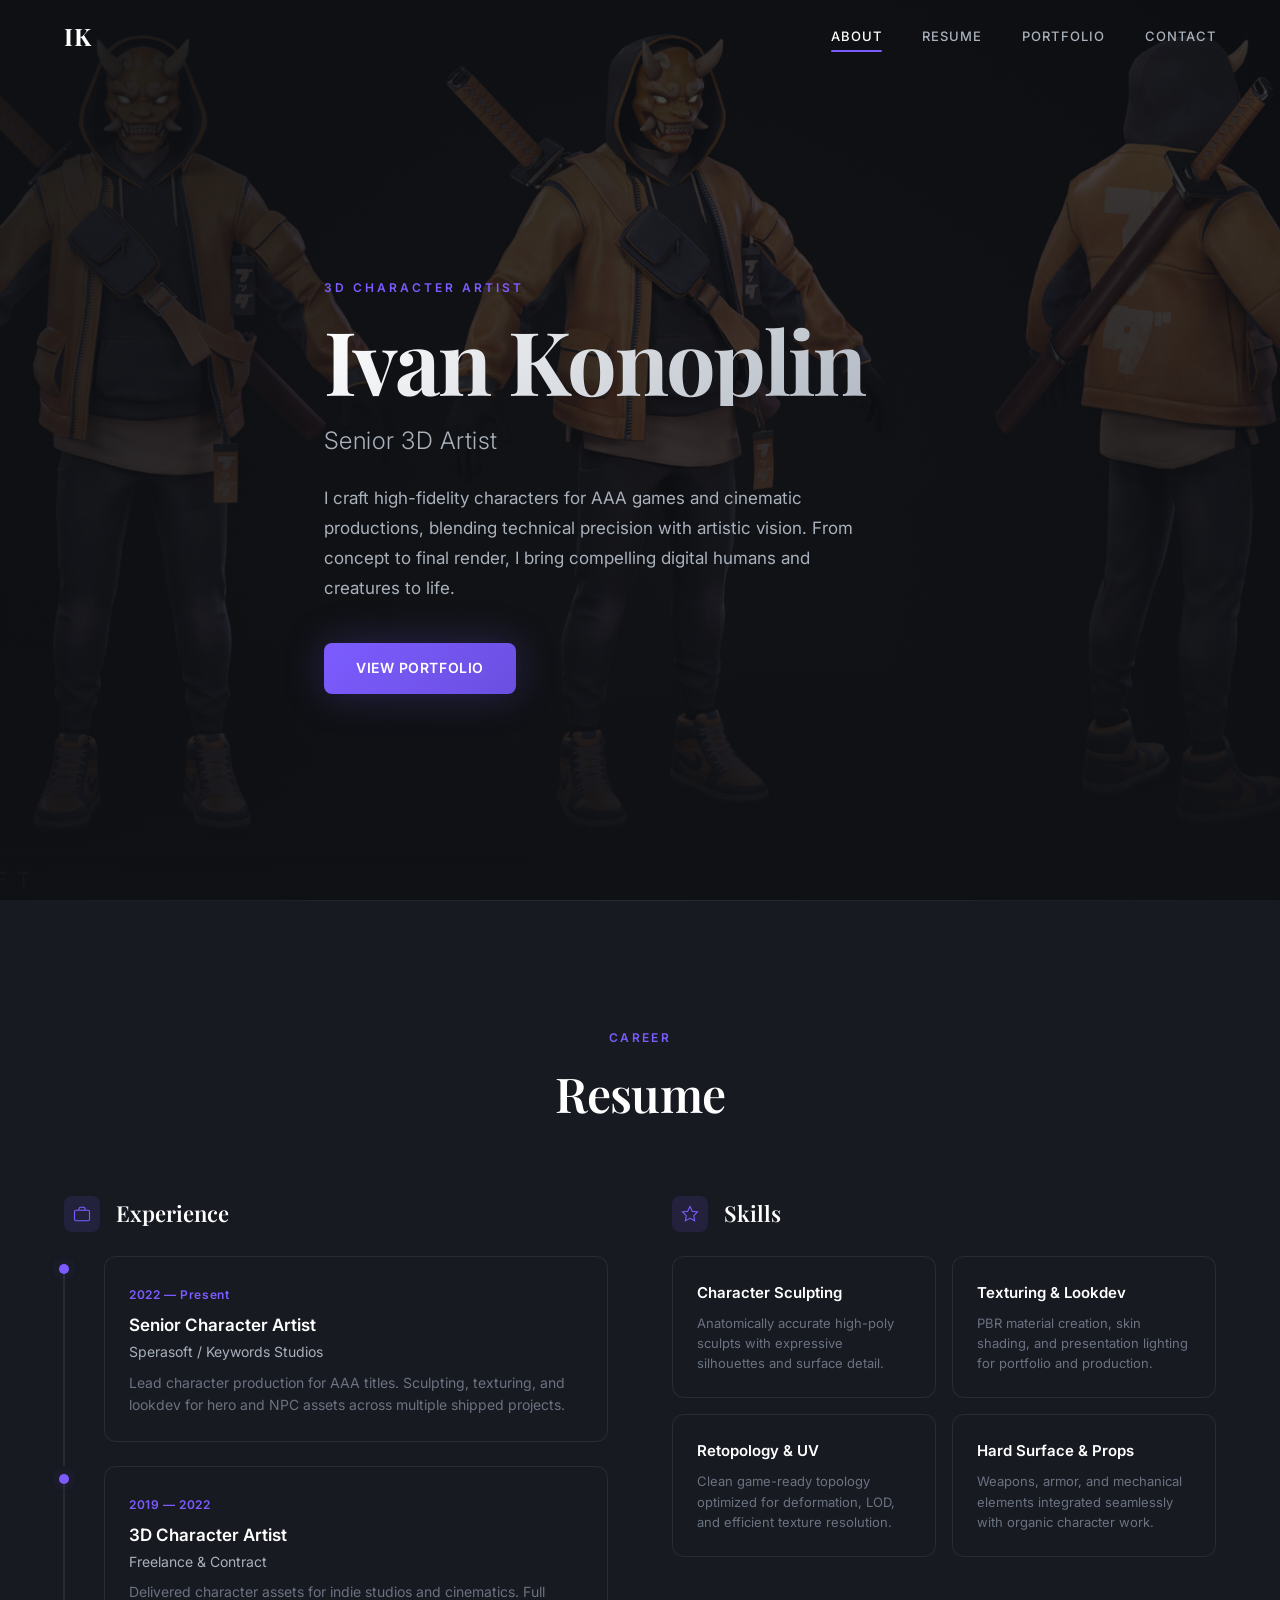
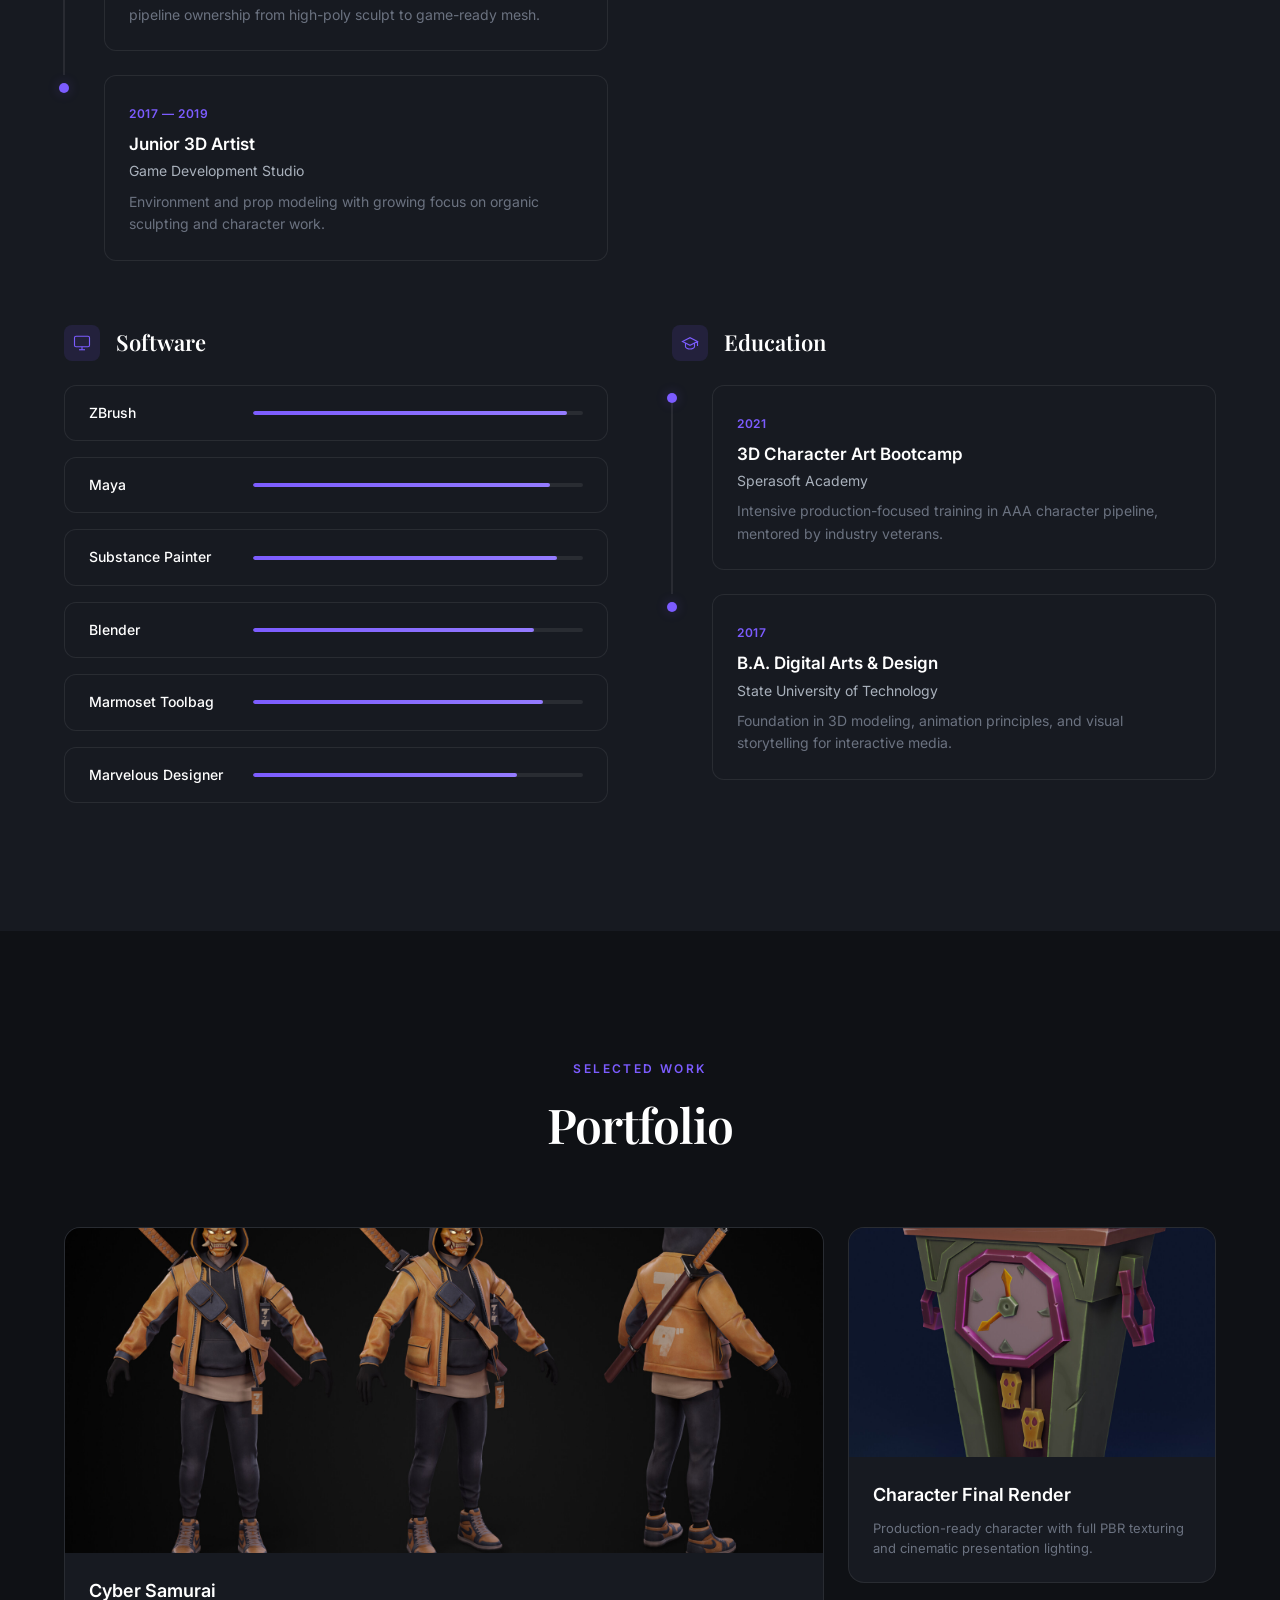
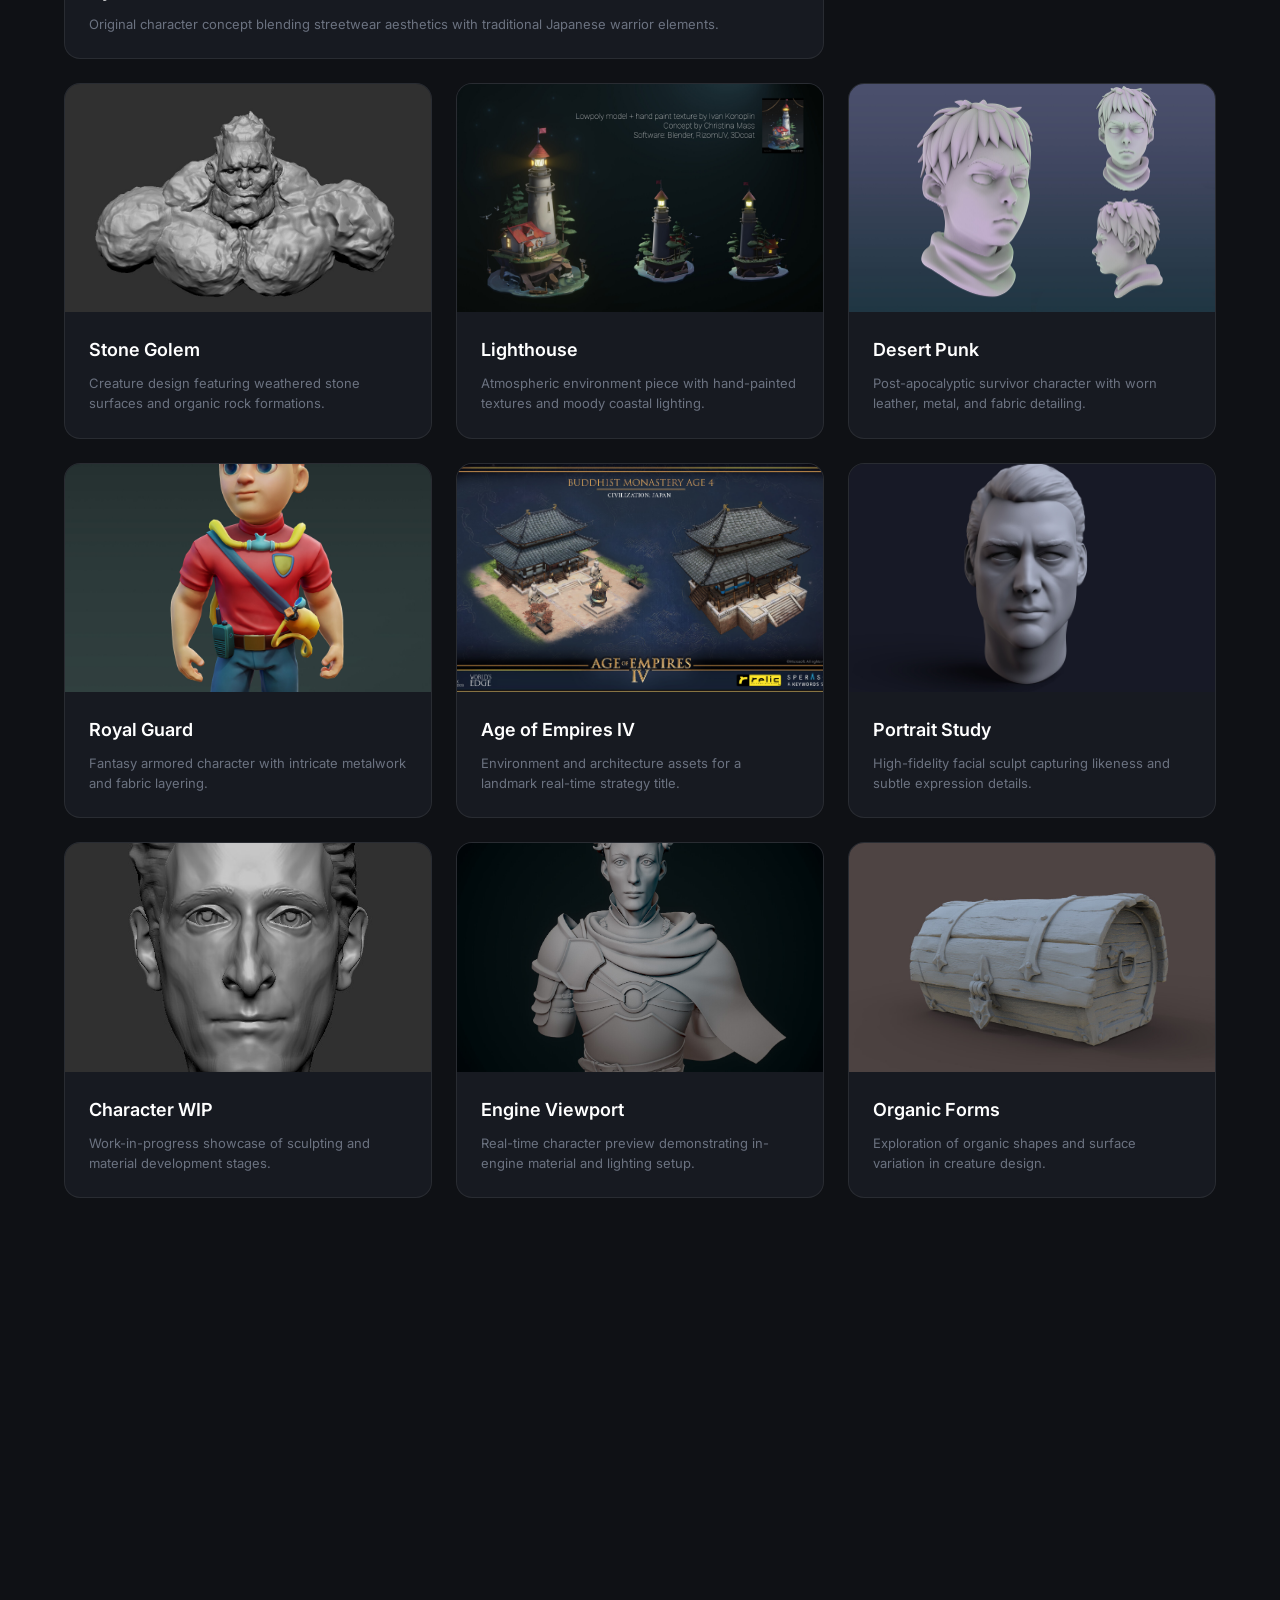
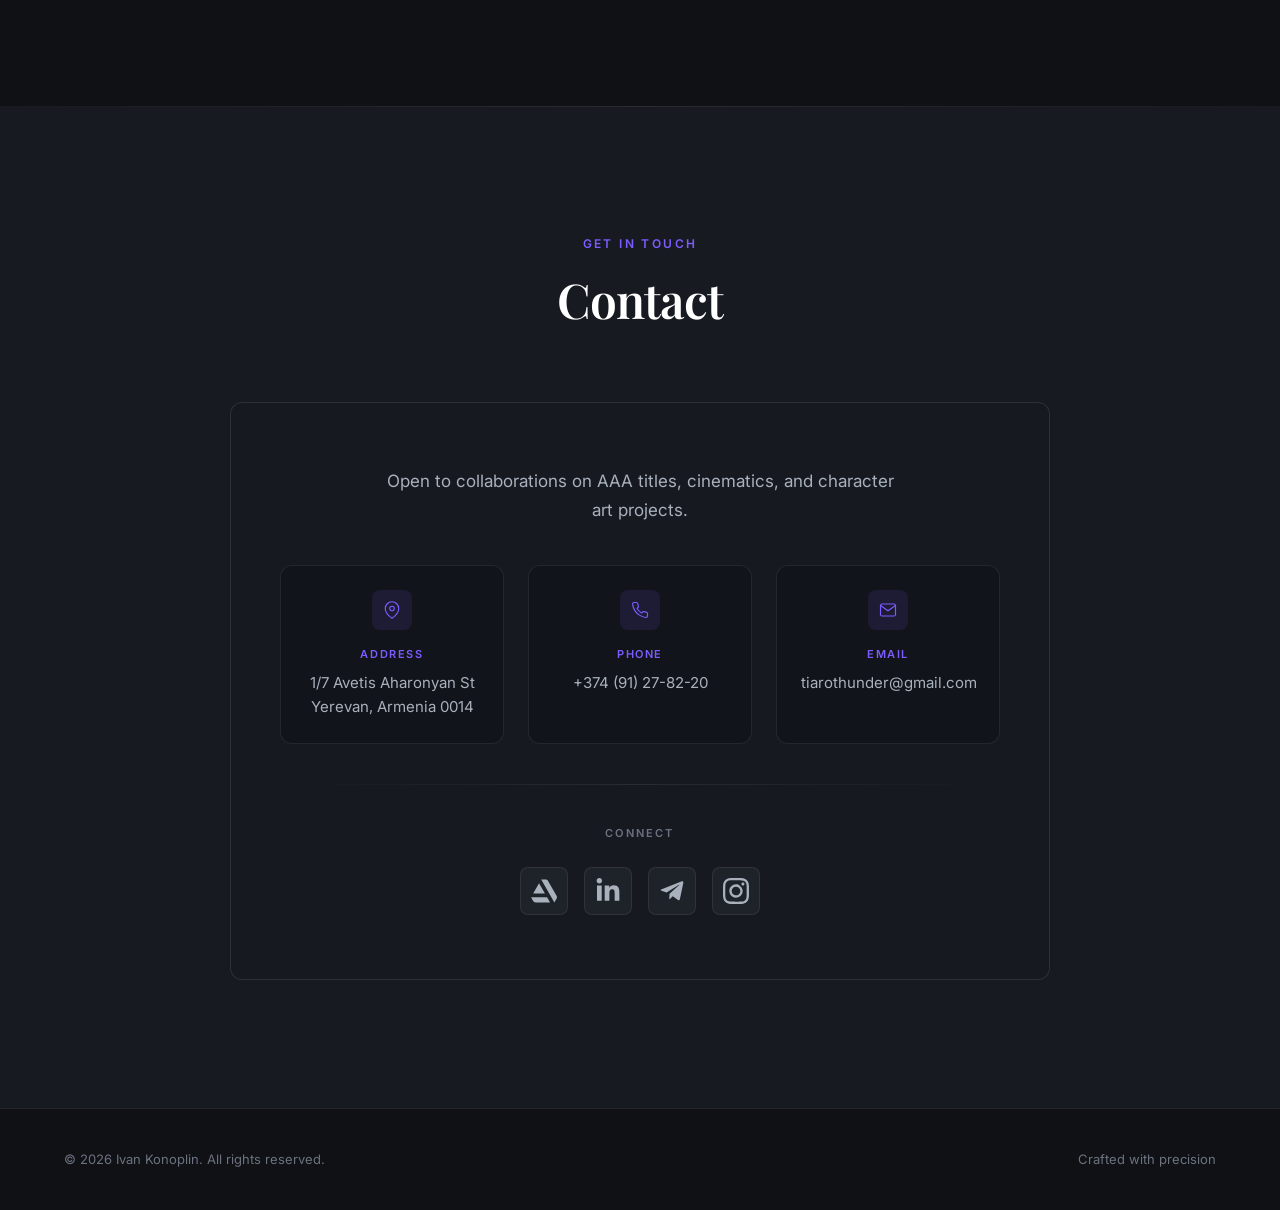
<file: index.html>
<!DOCTYPE html>
<html lang="en">
<head>
  <meta charset="UTF-8">
  <meta name="viewport" content="width=device-width, initial-scale=1.0">
  <meta name="description" content="Ivan Konoplin — Senior 3D Artist specializing in character art for AAA games and cinematic productions.">
  <title>Ivan Konoplin | Senior 3D Artist</title>
  <link rel="preconnect" href="https://fonts.googleapis.com">
  <link rel="preconnect" href="https://fonts.gstatic.com" crossorigin>
  <link href="https://fonts.googleapis.com/css2?family=Inter:wght@300;400;500;600;700&family=Playfair+Display:wght@500;600;700&display=swap" rel="stylesheet">
  <link rel="stylesheet" href="css/main.css">
</head>
<body>

  <!-- Navigation -->
  <header class="header" id="header">
    <nav class="nav container" aria-label="Main navigation">
      <a href="#about" class="nav__logo" aria-label="Ivan Konoplin — Home">IK</a>

      <button class="nav__toggle" id="nav-toggle" aria-label="Toggle navigation menu" aria-expanded="false" aria-controls="nav-menu">
        <span class="nav__toggle-bar"></span>
        <span class="nav__toggle-bar"></span>
        <span class="nav__toggle-bar"></span>
      </button>

      <ul class="nav__menu" id="nav-menu" role="list">
        <li><a href="#about" class="nav__link active" data-section="about">About</a></li>
        <li><a href="#resume" class="nav__link" data-section="resume">Resume</a></li>
        <li><a href="#portfolio" class="nav__link" data-section="portfolio">Portfolio</a></li>
        <li><a href="#contact" class="nav__link" data-section="contact">Contact</a></li>
      </ul>
    </nav>
  </header>

  <main>

    <!-- About Section -->
    <section class="about section" id="about" aria-labelledby="about-heading">
      <div class="about__bg" role="img" aria-label="Cyber-samurai character art by Ivan Konoplin"></div>
      <div class="about__overlay"></div>
      <div class="about__content container reveal">
        <p class="about__eyebrow">3D Character Artist</p>
        <h1 class="about__title" id="about-heading">Ivan Konoplin</h1>
        <p class="about__role">Senior 3D Artist</p>
        <p class="about__intro">
          I craft high-fidelity characters for AAA games and cinematic productions,
          blending technical precision with artistic vision. From concept to final render,
          I bring compelling digital humans and creatures to life.
        </p>
        <a href="#portfolio" class="btn btn--primary">View Portfolio</a>
      </div>
    </section>

    <!-- Resume Section -->
    <section class="resume section" id="resume" aria-labelledby="resume-heading">
      <div class="container">
        <header class="section__header reveal">
          <p class="section__eyebrow">Career</p>
          <h2 class="section__title" id="resume-heading">Resume</h2>
        </header>

        <div class="resume__grid">

          <!-- Experience -->
          <div class="resume__block reveal">
            <h3 class="resume__block-title">
              <span class="resume__icon" aria-hidden="true">
                <svg viewBox="0 0 24 24" fill="none" stroke="currentColor" stroke-width="1.5"><rect x="2" y="7" width="20" height="14" rx="2"/><path d="M16 7V5a2 2 0 0 0-2-2h-4a2 2 0 0 0-2 2v2"/></svg>
              </span>
              Experience
            </h3>
            <div class="timeline">
              <article class="timeline__item">
                <div class="timeline__marker"></div>
                <div class="timeline__card card">
                  <time class="timeline__date" datetime="2022">2022 — Present</time>
                  <h4 class="timeline__role">Senior Character Artist</h4>
                  <p class="timeline__company">Sperasoft / Keywords Studios</p>
                  <p class="timeline__desc">Lead character production for AAA titles. Sculpting, texturing, and lookdev for hero and NPC assets across multiple shipped projects.</p>
                </div>
              </article>
              <article class="timeline__item">
                <div class="timeline__marker"></div>
                <div class="timeline__card card">
                  <time class="timeline__date" datetime="2019">2019 — 2022</time>
                  <h4 class="timeline__role">3D Character Artist</h4>
                  <p class="timeline__company">Freelance & Contract</p>
                  <p class="timeline__desc">Delivered character assets for indie studios and cinematics. Full pipeline ownership from high-poly sculpt to game-ready mesh.</p>
                </div>
              </article>
              <article class="timeline__item">
                <div class="timeline__marker"></div>
                <div class="timeline__card card">
                  <time class="timeline__date" datetime="2017">2017 — 2019</time>
                  <h4 class="timeline__role">Junior 3D Artist</h4>
                  <p class="timeline__company">Game Development Studio</p>
                  <p class="timeline__desc">Environment and prop modeling with growing focus on organic sculpting and character work.</p>
                </div>
              </article>
            </div>
          </div>

          <!-- Skills -->
          <div class="resume__block reveal">
            <h3 class="resume__block-title">
              <span class="resume__icon" aria-hidden="true">
                <svg viewBox="0 0 24 24" fill="none" stroke="currentColor" stroke-width="1.5"><polygon points="12 2 15.09 8.26 22 9.27 17 14.14 18.18 21.02 12 17.77 5.82 21.02 7 14.14 2 9.27 8.91 8.26 12 2"/></svg>
              </span>
              Skills
            </h3>
            <div class="skills-grid">
              <div class="skill-card card">
                <h4 class="skill-card__title">Character Sculpting</h4>
                <p class="skill-card__desc">Anatomically accurate high-poly sculpts with expressive silhouettes and surface detail.</p>
              </div>
              <div class="skill-card card">
                <h4 class="skill-card__title">Texturing & Lookdev</h4>
                <p class="skill-card__desc">PBR material creation, skin shading, and presentation lighting for portfolio and production.</p>
              </div>
              <div class="skill-card card">
                <h4 class="skill-card__title">Retopology & UV</h4>
                <p class="skill-card__desc">Clean game-ready topology optimized for deformation, LOD, and efficient texture resolution.</p>
              </div>
              <div class="skill-card card">
                <h4 class="skill-card__title">Hard Surface & Props</h4>
                <p class="skill-card__desc">Weapons, armor, and mechanical elements integrated seamlessly with organic character work.</p>
              </div>
            </div>
          </div>

          <!-- Software -->
          <div class="resume__block reveal">
            <h3 class="resume__block-title">
              <span class="resume__icon" aria-hidden="true">
                <svg viewBox="0 0 24 24" fill="none" stroke="currentColor" stroke-width="1.5"><rect x="2" y="3" width="20" height="14" rx="2"/><line x1="8" y1="21" x2="16" y2="21"/><line x1="12" y1="17" x2="12" y2="21"/></svg>
              </span>
              Software
            </h3>
            <ul class="software-list" id="software-list"></ul>
          </div>

          <!-- Education -->
          <div class="resume__block reveal">
            <h3 class="resume__block-title">
              <span class="resume__icon" aria-hidden="true">
                <svg viewBox="0 0 24 24" fill="none" stroke="currentColor" stroke-width="1.5"><path d="M22 10v6M2 10l10-5 10 5-10 5z"/><path d="M6 12v5c0 1.1 2.7 3 6 3s6-1.9 6-3v-5"/></svg>
              </span>
              Education
            </h3>
            <div class="timeline">
              <article class="timeline__item">
                <div class="timeline__marker"></div>
                <div class="timeline__card card">
                  <time class="timeline__date" datetime="2021">2021</time>
                  <h4 class="timeline__role">3D Character Art Bootcamp</h4>
                  <p class="timeline__company">Sperasoft Academy</p>
                  <p class="timeline__desc">Intensive production-focused training in AAA character pipeline, mentored by industry veterans.</p>
                </div>
              </article>
              <article class="timeline__item">
                <div class="timeline__marker"></div>
                <div class="timeline__card card">
                  <time class="timeline__date" datetime="2017">2017</time>
                  <h4 class="timeline__role">B.A. Digital Arts & Design</h4>
                  <p class="timeline__company">State University of Technology</p>
                  <p class="timeline__desc">Foundation in 3D modeling, animation principles, and visual storytelling for interactive media.</p>
                </div>
              </article>
            </div>
          </div>

        </div>
      </div>
    </section>

    <!-- Portfolio Section -->
    <section class="portfolio section" id="portfolio" aria-labelledby="portfolio-heading">
      <div class="container">
        <header class="section__header reveal">
          <p class="section__eyebrow">Selected Work</p>
          <h2 class="section__title" id="portfolio-heading">Portfolio</h2>
        </header>

        <div class="gallery" role="list"></div>
      </div>
    </section>

    <!-- Contact Section -->
    <section class="contact section" id="contact" aria-labelledby="contact-heading">
      <div class="container">
        <header class="section__header reveal">
          <p class="section__eyebrow">Get in Touch</p>
          <h2 class="section__title" id="contact-heading">Contact</h2>
        </header>

        <div class="contact__content reveal">
          <div class="contact__card card">
            <p class="contact__lead">Open to collaborations on AAA titles, cinematics, and character art projects.</p>

            <div class="contact__details-grid">
              <div class="contact__detail">
                <span class="contact__icon" aria-hidden="true">
                  <svg viewBox="0 0 24 24" fill="none" stroke="currentColor" stroke-width="1.5"><path d="M21 10c0 7-9 13-9 13s-9-6-9-13a9 9 0 0 1 18 0z"/><circle cx="12" cy="10" r="3"/></svg>
                </span>
                <span class="contact__label">Address</span>
                <p>1/7 Avetis Aharonyan St<br>Yerevan, Armenia 0014</p>
              </div>
              <div class="contact__detail">
                <span class="contact__icon" aria-hidden="true">
                  <svg viewBox="0 0 24 24" fill="none" stroke="currentColor" stroke-width="1.5"><path d="M22 16.92v3a2 2 0 0 1-2.18 2 19.79 19.79 0 0 1-8.63-3.07 19.5 19.5 
                    0 0 1-6-6 19.79 19.79 0 0 1-3.07-8.67A2 2 0 0 1 4.11 2h3a2 2 0 0 1 2 1.72 12.84 12.84 0 0 0 .7 2.81 2 2 0 0 1-.45 2.11L8.09 9.91a16 16 0 0 0 6 
                    6l1.27-1.27a2 2 0 0 1 2.11-.45 12.84 12.84 0 0 0 2.81.7A2 2 0 0 1 22 16.92z"/></svg>
                </span>
                <span class="contact__label">Phone</span>
                <p><a href="tel:+37491278220">+374 (91) 27-82-20</a></p>
              </div>
              <div class="contact__detail">
                <span class="contact__icon" aria-hidden="true">
                  <svg viewBox="0 0 24 24" fill="none" stroke="currentColor" stroke-width="1.5"><path d="M4 4h16c1.1 0 2 .9 2 2v12c0 1.1-.9 2-2 2H4c-1.1 0-2-.9-2-2V6c0-1.1.9-2 2-2z"/><polyline points="22,6 12,13 2,6"/></svg>
                </span>
                <span class="contact__label">Email</span>
                <p><a href="mailto:tiarothunder@gmail.com">tiarothunder@gmail.com</a></p>
              </div>
            </div>

            <div class="contact__divider" aria-hidden="true"></div>

            <div class="contact__social-wrap">
              <p class="contact__social-label">Connect</p>
              <div class="contact__social">
                <a href="https://www.artstation.com/konoplinivan" class="contact__social-link" target="_blank" rel="noopener noreferrer" aria-label="ArtStation">
                  <svg viewBox="0 0 32 32" fill="currentColor" aria-hidden="true">
                    <path d="M0 23.63l2.703 4.672c0.552 1.094 1.667 1.781 2.885
                    1.781h17.943l-3.724-6.453zM32 23.661c0-0.641-0.193-1.245-0.516-1.75l-10.516-18.276c-0.557-1.057-1.656-1.719-2.854-1.719h-5.557l16.24
                    28.135 2.563-4.432c0.5-0.849 0.641-1.224 0.641-1.958zM17.161 19.047l-7.255-12.568-7.26 12.568z"/>
                  </svg>
                </a>
                <a href="https://www.linkedin.com/in/ivan-konoplin-875360231/" class="contact__social-link" target="_blank" rel="noopener noreferrer" aria-label="LinkedIn">
                  <svg viewBox="0 0 32 32" fill="currentColor" aria-hidden="true">
                    <path d="M8.268 28h-5.805v-18.694h5.805zM5.362 6.756c-1.856
                    0-3.362-1.538-3.362-3.394s1.505-3.362 3.362-3.362 3.362 1.505 3.362 3.362c0 1.856-1.506 3.394-3.362 3.394zM29.994
                    28h-5.792v-9.1c0-2.169-0.044-4.95-3.018-4.95-3.018 0-3.481 2.356-3.481 4.794v9.256h-5.799v-18.694h5.567v2.55h0.081c0.775-1.469 2.668-3.019 5.492-3.019
                    5.875 0 6.955 3.869 6.955 8.894v10.269z"/>
                  </svg>
                </a>
                <a href="https://t.me/konoplinivan" class="contact__social-link" target="_blank" rel="noopener noreferrer" aria-label="Telegram">
                  <svg viewBox="0 0 32 32" fill="currentColor" aria-hidden="true">
                    <path d="M29.919 6.163l-4.225 19.925c-0.319 1.406-1.15 1.756-2.331
                    1.094l-6.438-4.744-3.106 2.988c-0.344 0.344-0.631 0.631-1.294 0.631l0.463-6.556 11.931-10.781c0.519-0.462-0.113-0.719-0.806-0.256l-14.75
                    9.288-6.35-1.988c-1.381-0.431-1.406-1.381 0.288-2.044l24.837-9.569c1.15-0.431 2.156 0.256 1.781 2.013z"/>
                  </svg>
                </a>
                <a href="https://www.instagram.com/konoplinivan/" class="contact__social-link" target="_blank" rel="noopener noreferrer" aria-label="Instagram">
                  <svg viewBox="0 0 32 32" fill="currentColor" aria-hidden="true">
                    <path d="M16 0c-4.349 0-4.891 0.021-6.593 0.093-1.709 0.084-2.865 0.349-3.885 0.745-1.052 0.412-1.948 0.959-2.833 1.849-0.891 0.885-1.443 1.781-1.849
                    2.833-0.396 1.020-0.661 2.176-0.745 3.885-0.077 1.703-0.093 2.244-0.093 6.593s0.021 4.891 0.093 6.593c0.084 1.704 0.349 2.865 0.745 3.885 0.412 1.052
                    0.959 1.948 1.849 2.833 0.885 0.891 1.781 1.443 2.833 1.849 1.020 0.391 2.181 0.661 3.885 0.745 1.703 0.077 2.244 0.093 6.593 0.093s4.891-0.021
                    6.593-0.093c1.704-0.084 2.865-0.355 3.885-0.745 1.052-0.412 1.948-0.959 2.833-1.849 0.891-0.885 1.443-1.776 1.849-2.833 0.391-1.020 0.661-2.181
                    0.745-3.885 0.077-1.703 0.093-2.244
                    0.093-6.593s-0.021-4.891-0.093-6.593c-0.084-1.704-0.355-2.871-0.745-3.885-0.412-1.052-0.959-1.948-1.849-2.833-0.885-0.891-1.776-1.443-2.833-1.849-1.020-0.396-2.181-0.661-3.885-0.745-1.703-0.077-2.244-0.093-6.593-0.093zM16
                    2.88c4.271 0 4.781 0.021 6.469 0.093 1.557 0.073 2.405 0.333 2.968 0.553 0.751 0.291 1.276 0.635 1.844 1.197 0.557 0.557 0.901 1.088 1.192 1.839 0.22
                    0.563 0.48 1.411 0.553 2.968 0.072 1.688 0.093 2.199 0.093 6.469s-0.021 4.781-0.099 6.469c-0.084 1.557-0.344 2.405-0.563 2.968-0.303 0.751-0.641
                    1.276-1.199 1.844-0.563 0.557-1.099 0.901-1.844 1.192-0.556 0.22-1.416 0.48-2.979 0.553-1.697 0.072-2.197 0.093-6.479
                    0.093s-4.781-0.021-6.48-0.099c-1.557-0.084-2.416-0.344-2.979-0.563-0.76-0.303-1.281-0.641-1.839-1.199-0.563-0.563-0.921-1.099-1.197-1.844-0.224-0.556-0.48-1.416-0.563-2.979-0.057-1.677-0.084-2.197-0.084-6.459
                    0-4.26 0.027-4.781 0.084-6.479 0.083-1.563 0.339-2.421 0.563-2.979 0.276-0.761 0.635-1.281 1.197-1.844 0.557-0.557 1.079-0.917 1.839-1.199
                    0.563-0.219 1.401-0.479 2.964-0.557 1.697-0.061 2.197-0.083 6.473-0.083zM16 7.787c-4.541 0-8.213 3.677-8.213 8.213 0 4.541 3.677 8.213 8.213 8.213
                    4.541 0 8.213-3.677 8.213-8.213 0-4.541-3.677-8.213-8.213-8.213zM16 21.333c-2.948 0-5.333-2.385-5.333-5.333s2.385-5.333 5.333-5.333c2.948 0 5.333
                    2.385 5.333 5.333s-2.385 5.333-5.333 5.333zM26.464 7.459c0 1.063-0.865 1.921-1.923 1.921-1.063 0-1.921-0.859-1.921-1.921 0-1.057 0.864-1.917 1.921-1.917s1.923 0.86 1.923 1.917z"/>
                  </svg>
                </a>
              </div>
            </div>
          </div>
        </div>
      </div>
    </section>

  </main>

  <footer class="footer">
    <div class="container footer__inner">
      <p class="footer__copy">&copy; 2026 Ivan Konoplin. All rights reserved.</p>
      <p class="footer__credit">Crafted with precision</p>
    </div>
  </footer>

  <!-- Project Viewer Lightbox -->
  <div class="project-viewer" id="project-viewer" aria-hidden="true" role="dialog" aria-modal="true" aria-labelledby="project-viewer-title">
    <div class="project-viewer__backdrop"></div>
    <div class="project-viewer__panel">
      <header class="project-viewer__header">
        <div class="project-viewer__meta">
          <p class="project-viewer__eyebrow">Project</p>
          <h2 class="project-viewer__title" id="project-viewer-title"></h2>
          <p class="project-viewer__counter"></p>
        </div>
        <button type="button" class="project-viewer__close" aria-label="Close project view">
          <svg viewBox="0 0 24 24" fill="none" stroke="currentColor" stroke-width="1.5" aria-hidden="true">
            <line x1="18" y1="6" x2="6" y2="18"/>
            <line x1="6" y1="6" x2="18" y2="18"/>
          </svg>
        </button>
      </header>
      <div class="project-viewer__scroll">
        <p class="project-viewer__desc"></p>
        <div class="project-viewer__gallery"></div>
      </div>
      <div class="project-viewer__progress" aria-hidden="true">
        <div class="project-viewer__progress-bar"></div>
      </div>
    </div>
  </div>

  <script src="js/portfolio-data.js" defer></script>
  <script src="js/portfolio.js" defer></script>
  <script src="js/main.js" defer></script>
</body>
</html>
</file>
<file: css/main.css>
/* ==========================================================================
   Design Tokens — customize colors and spacing here
   ========================================================================== */
  :root {
  --color-bg: #0F1115;
  --color-bg-secondary: #171A21;
  --color-bg-elevated: #1E2229;
  --color-accent: #7C5CFF;
  --color-accent-hover: #947BFF;
  --color-accent-glow: rgba(124, 92, 255, 0.25);
  --color-accent-border: rgba(124, 92, 255, 0.3);
  --color-text: #FFFFFF;
  --color-text-secondary: #A9B1BC;
  --color-text-muted: #6B7280;
  --color-border: rgba(255, 255, 255, 0.08);
  --color-glass: rgba(23, 26, 33, 0.75);
  --color-glass-border: rgba(255, 255, 255, 0.1);
  --font-display: 'Playfair Display', Georgia, serif;
  --font-body: 'Inter', -apple-system, BlinkMacSystemFont, sans-serif;
  --space-xs: 0.5rem;
  --space-sm: 1rem;
  --space-md: 1.5rem;
  --space-lg: 2.5rem;
  --space-xl: 4rem;
  --space-2xl: 6rem;
  --space-3xl: 8rem;
  --container-max: 1200px;
  --header-height: 72px;
  --radius-sm: 8px;
  --radius-md: 12px;
  --radius-lg: 16px;
  --radius-xl: 24px;
  --ease-out: cubic-bezier(0.22, 1, 0.36, 1);
  --duration-fast: 0.2s;
  --duration-normal: 0.35s;
  --duration-slow: 0.6s;
  --transition: var(--duration-normal) var(--ease-out);
  --shadow-sm: 0 2px 8px rgba(0, 0, 0, 0.3);
  --shadow-md: 0 8px 32px rgba(0, 0, 0, 0.4);
  --shadow-lg: 0 16px 48px rgba(0, 0, 0, 0.5);
  --shadow-glow: 0 0 40px var(--color-accent-glow);
}

/* ==========================================================================
   Reset & Base
   ========================================================================== */
*,
*::before,
*::after {
  box-sizing: border-box;
  margin: 0;
  padding: 0;
}

html {
  scroll-behavior: smooth;
  scroll-padding-top: var(--header-height);
  -webkit-font-smoothing: antialiased;
  -moz-osx-font-smoothing: grayscale;
}

body {
  font-family: var(--font-body);
  font-size: 1rem;
  font-weight: 400;
  line-height: 1.6;
  color: var(--color-text);
  background-color: var(--color-bg);
  overflow-x: hidden;
}

img {
  max-width: 100%;
  height: auto;
  display: block;
}

a {
  color: inherit;
  text-decoration: none;
  transition: color var(--duration-fast) var(--ease-out);
}

address {
  font-style: normal;
}

button {
  font-family: inherit;
  cursor: pointer;
  border: none;
  background: none;
}

ul[role="list"],
ol[role="list"] {
  list-style: none;
}

:focus-visible {
  outline: 2px solid var(--color-accent);
  outline-offset: 3px;
}

/* ==========================================================================
   Utilities
   ========================================================================== */
.container {
  width: 100%;
  max-width: var(--container-max);
  margin-inline: auto;
  padding-inline: var(--space-md);
}

.section {
  padding-block: var(--space-3xl);
}

.section__header {
  text-align: center;
  margin-bottom: var(--space-xl);
}

.section__eyebrow {
  font-size: 0.75rem;
  font-weight: 600;
  letter-spacing: 0.2em;
  text-transform: uppercase;
  color: var(--color-accent);
  margin-bottom: var(--space-xs);
}

.section__title {
  font-family: var(--font-display);
  font-size: clamp(2rem, 5vw, 3rem);
  font-weight: 600;
  letter-spacing: -0.02em;
  color: var(--color-text);
}

/* Scroll reveal */
.reveal {
  opacity: 0;
  transform: translateY(32px);
  transition:
    opacity var(--duration-slow) var(--ease-out),
    transform var(--duration-slow) var(--ease-out);
}

.reveal.visible {
  opacity: 1;
  transform: translateY(0);
}

/* Stagger children */
.reveal.visible .timeline__item,
.reveal.visible .skill-card,
.reveal.visible .software-list__item,
.reveal.visible .gallery__item {
  animation: fadeUp var(--duration-slow) var(--ease-out) both;
}

@keyframes fadeUp {
  from {
    opacity: 0;
    transform: translateY(24px);
  }
  to {
    opacity: 1;
    transform: translateY(0);
  }
}

/* ==========================================================================
   Card Component
   ========================================================================== */
.card {
  background: var(--color-bg-secondary);
  border: 1px solid var(--color-border);
  border-radius: var(--radius-md);
  padding: var(--space-md);
  transition:
    border-color var(--duration-normal) var(--ease-out),
    box-shadow var(--duration-normal) var(--ease-out),
    transform var(--duration-normal) var(--ease-out);
}

.card:hover {
  border-color: var(--color-accent-border);
  box-shadow: var(--shadow-md);
}

/* ==========================================================================
   Button Component
   ========================================================================== */
.btn {
  display: inline-flex;
  align-items: center;
  justify-content: center;
  gap: var(--space-xs);
  padding: 0.875rem 2rem;
  font-size: 0.875rem;
  font-weight: 600;
  letter-spacing: 0.04em;
  text-transform: uppercase;
  border-radius: var(--radius-sm);
  transition:
    background-color var(--duration-normal) var(--ease-out),
    color var(--duration-normal) var(--ease-out),
    box-shadow var(--duration-normal) var(--ease-out),
    transform var(--duration-fast) var(--ease-out);
}

.btn--primary {
  background: linear-gradient(135deg, var(--color-accent), #6B4FE0);
  color: var(--color-text);
  box-shadow: var(--shadow-glow);
}

.btn--primary:hover {
  background: linear-gradient(135deg, var(--color-accent-hover), var(--color-accent));
  box-shadow: 0 0 50px var(--color-accent-glow);
  transform: translateY(-2px);
}

.btn--primary:active { transform: translateY(0); }

/* Header & Navigation */
.header {
  position: fixed;
  top: 0;
  left: 0;
  right: 0;
  z-index: 1000;
  height: var(--header-height);
  transition:
    background-color var(--duration-normal) var(--ease-out),
    backdrop-filter var(--duration-normal) var(--ease-out),
    box-shadow var(--duration-normal) var(--ease-out);
}

.header.scrolled {
  background: var(--color-glass);
  backdrop-filter: blur(20px);
  -webkit-backdrop-filter: blur(20px);
  border-bottom: 1px solid var(--color-glass-border);
  box-shadow: var(--shadow-sm);
}

.nav {
  display: flex;
  align-items: center;
  justify-content: space-between;
  height: 100%;
}

.nav__logo {
  font-family: var(--font-display);
  font-size: 1.5rem;
  font-weight: 700;
  color: var(--color-text);
  letter-spacing: 0.05em;
  transition: color var(--duration-fast) var(--ease-out);
}

.nav__logo:hover {
  color: var(--color-accent);
}

.nav__menu {
  display: flex;
  align-items: center;
  gap: var(--space-lg);
}

.nav__link {
  position: relative;
  font-size: 0.8125rem;
  font-weight: 500;
  letter-spacing: 0.08em;
  text-transform: uppercase;
  color: var(--color-text-secondary);
  padding-block: var(--space-xs);
  transition: color var(--duration-fast) var(--ease-out);
}

.nav__link::after {
  content: '';
  position: absolute;
  bottom: 0;
  left: 0;
  width: 0;
  height: 2px;
  background: var(--color-accent);
  border-radius: 1px;
  transition: width var(--duration-normal) var(--ease-out);
}

.nav__link:hover,
.nav__link.active {
  color: var(--color-text);
}

.nav__link.active::after,
.nav__link:hover::after {
  width: 100%;
}

/* Hamburger toggle */
.nav__toggle {
  display: none;
  flex-direction: column;
  justify-content: center;
  gap: 5px;
  width: 32px;
  height: 32px;
  padding: 4px;
  z-index: 1001;
}

.nav__toggle-bar {
  display: block;
  width: 100%;
  height: 2px;
  background: var(--color-text);
  border-radius: 2px;
  transition:
    transform var(--duration-normal) var(--ease-out),
    opacity var(--duration-fast) var(--ease-out);
}

.nav__toggle[aria-expanded="true"] .nav__toggle-bar:nth-child(1) {
  transform: translateY(7px) rotate(45deg);
}

.nav__toggle[aria-expanded="true"] .nav__toggle-bar:nth-child(2) {
  opacity: 0;
}

.nav__toggle[aria-expanded="true"] .nav__toggle-bar:nth-child(3) {
  transform: translateY(-7px) rotate(-45deg);
}

/* ==========================================================================
   About Section
   ========================================================================== */
.about {
  position: relative;
  min-height: 100vh;
  min-height: 100dvh;
  display: flex;
  align-items: center;
  padding-block: calc(var(--header-height) + var(--space-xl)) var(--space-xl);
  overflow: hidden;
}

.about__bg {
  position: absolute;
  inset: 0;
  background-image: url('../assets/images/ivan-konoplin_sperasoft-bootcamp/ivan-konoplin_sperasoft-bootcamp.jpg');
  background-size: cover;
  background-position: center 30%;
  background-repeat: no-repeat;
  transform: scale(1.05);
  transition: transform 8s var(--ease-out);
}

.about:hover .about__bg {
  transform: scale(1);
}

.about__overlay {
  position: absolute;
  inset: 0;
  background:
    linear-gradient(135deg, rgba(15, 17, 21, 0.92) 0%, rgba(15, 17, 21, 0.7) 50%, rgba(15, 17, 21, 0.85) 100%),
    linear-gradient(to top, var(--color-bg) 0%, transparent 30%);
}

.about__content {
  position: relative;
  z-index: 1;
  max-width: 680px;
}

.about__eyebrow {
  font-size: 0.75rem;
  font-weight: 600;
  letter-spacing: 0.25em;
  text-transform: uppercase;
  color: var(--color-accent);
  margin-bottom: var(--space-sm);
}

.about__title {
  font-family: var(--font-display);
  font-size: clamp(3rem, 8vw, 5.5rem);
  font-weight: 700;
  line-height: 1.05;
  letter-spacing: -0.03em;
  margin-bottom: var(--space-sm);
  background: linear-gradient(135deg, var(--color-text) 0%, var(--color-text-secondary) 100%);
  -webkit-background-clip: text;
  -webkit-text-fill-color: transparent;
  background-clip: text;
}

.about__role {
  font-size: clamp(1.125rem, 2.5vw, 1.5rem);
  font-weight: 300;
  color: var(--color-text-secondary);
  margin-bottom: var(--space-md);
  letter-spacing: 0.02em;
}

.about__intro {
  font-size: 1.0625rem;
  line-height: 1.75;
  color: var(--color-text-secondary);
  margin-bottom: var(--space-lg);
  max-width: 540px;
}

/* ==========================================================================
   Resume Section
   ========================================================================== */
.resume,
.contact {
  background: var(--color-bg-secondary);
  position: relative;
}

.resume::before,
.contact::before {
  content: '';
  position: absolute;
  inset: 0 0 auto;
  height: 1px;
  background: linear-gradient(90deg, transparent, var(--color-border), transparent);
}

.resume__grid {
  display: grid;
  grid-template-columns: repeat(2, 1fr);
  gap: var(--space-xl);
}

.resume__block-title {
  display: flex;
  align-items: center;
  gap: var(--space-sm);
  font-family: var(--font-display);
  font-size: 1.375rem;
  font-weight: 600;
  margin-bottom: var(--space-md);
  color: var(--color-text);
}

.resume__icon {
  display: flex;
  align-items: center;
  justify-content: center;
  width: 36px;
  height: 36px;
  border-radius: var(--radius-sm);
  background: rgba(124, 92, 255, 0.12);
  color: var(--color-accent);
}

.resume__icon svg,
.contact__icon svg {
  width: 18px;
  height: 18px;
}

/* Timeline */
.timeline {
  position: relative;
  padding-left: var(--space-md);
}

.timeline__item {
  position: relative;
  padding-bottom: var(--space-md);
}

.timeline__item:last-child {
  padding-bottom: 0;
}

.timeline__marker {
  position: absolute;
  left: calc(-1 * var(--space-md) - 5px);
  top: 8px;
  width: 10px;
  height: 10px;
  border-radius: 50%;
  background: var(--color-accent);
  box-shadow: 0 0 12px var(--color-accent-glow);
  z-index: 1;
}

.timeline__item::before {
  content: '';
  position: absolute;
  left: calc(-1 * var(--space-md) - 1px);
  top: 18px;
  bottom: 0;
  width: 2px;
  background: var(--color-border);
}

.timeline__item:last-child::before {
  display: none;
}

.timeline__card {
  margin-left: var(--space-sm);
}

.timeline__date {
  display: inline-block;
  font-size: 0.75rem;
  font-weight: 600;
  letter-spacing: 0.05em;
  color: var(--color-accent);
  margin-bottom: var(--space-xs);
}

.timeline__role {
  font-size: 1.0625rem;
  font-weight: 600;
  margin-bottom: 2px;
}

.timeline__company {
  font-size: 0.875rem;
  color: var(--color-text-secondary);
  margin-bottom: var(--space-xs);
}

.timeline__desc {
  font-size: 0.875rem;
  color: var(--color-text-muted);
  line-height: 1.6;
}

/* Skills grid */
.skills-grid {
  display: grid;
  grid-template-columns: repeat(2, 1fr);
  gap: var(--space-sm);
}

.skill-card__title {
  font-size: 0.9375rem;
  font-weight: 600;
  margin-bottom: var(--space-xs);
}

.skill-card__desc,
.gallery__desc {
  font-size: 0.8125rem;
  color: var(--color-text-muted);
  line-height: 1.55;
}

/* Software list */
.software-list {
  display: flex;
  flex-direction: column;
  gap: var(--space-sm);
}

.software-list__item {
  display: flex;
  align-items: center;
  gap: var(--space-md);
  padding: var(--space-sm) var(--space-md);
}

.software-list__name {
  font-size: 0.875rem;
  font-weight: 500;
  min-width: 140px;
  flex-shrink: 0;
}

.software-list__bar {
  flex: 1;
  height: 4px;
  background: var(--color-border);
  border-radius: 2px;
  overflow: hidden;
}

.software-list__fill {
  height: 100%;
  width: var(--level);
  background: linear-gradient(90deg, var(--color-accent), var(--color-accent-hover));
  border-radius: 2px;
  transform: scaleX(0);
  transform-origin: left;
  transition: transform 1s var(--ease-out);
}

.reveal.visible .software-list__fill {
  transform: scaleX(1);
}

/* ==========================================================================
   Portfolio Gallery
   ========================================================================== */
.portfolio {
  position: relative;
}

.gallery {
  display: grid;
  grid-template-columns: repeat(3, 1fr);
  gap: var(--space-md);
}

.gallery__card {
  border-radius: var(--radius-lg);
  overflow: hidden;
  background: var(--color-bg-secondary);
  border: 1px solid var(--color-border);
  transition:
    transform var(--duration-normal) var(--ease-out),
    box-shadow var(--duration-normal) var(--ease-out),
    border-color var(--duration-normal) var(--ease-out);
}

.gallery__card:hover {
  transform: translateY(-6px);
  box-shadow: var(--shadow-lg);
  border-color: rgba(124, 92, 255, 0.25);
}

.gallery__image-wrap {
  position: relative;
  aspect-ratio: 16 / 10;
  overflow: hidden;
  cursor: pointer;
}

.gallery__image {
  width: 100%;
  height: 100%;
  object-fit: cover;
  transition: transform var(--duration-slow) var(--ease-out);
}

.gallery__card:hover .gallery__image {
  transform: scale(1.06);
}

.gallery__overlay {
  position: absolute;
  inset: 0;
  display: flex;
  align-items: center;
  justify-content: center;
  background: rgba(15, 17, 21, 0.6);
  opacity: 0;
  transition: opacity var(--duration-normal) var(--ease-out);
}

.gallery__card:hover .gallery__overlay {
  opacity: 1;
}

.gallery__view {
  font-family: inherit;
  font-size: 0.75rem;
  font-weight: 600;
  letter-spacing: 0.15em;
  text-transform: uppercase;
  color: var(--color-text);
  padding: 0.625rem 1.25rem;
  border: 1px solid rgba(255, 255, 255, 0.3);
  border-radius: var(--radius-sm);
  background: rgba(15, 17, 21, 0.4);
  backdrop-filter: blur(8px);
  -webkit-backdrop-filter: blur(8px);
  transform: translateY(8px);
  transition:
    transform var(--duration-normal) var(--ease-out),
    border-color var(--duration-fast) var(--ease-out),
    background-color var(--duration-fast) var(--ease-out);
  cursor: pointer;
}

.gallery__view:hover {
  border-color: var(--color-accent);
  background: rgba(124, 92, 255, 0.2);
}

.gallery__card:hover .gallery__view {
  transform: translateY(0);
}

.gallery__info {
  padding: var(--space-md);
}

.gallery__title {
  font-family: var(--font-body);
  font-size: 1.125rem;
  font-weight: 600;
  margin-bottom: var(--space-xs);
  transition: color var(--duration-fast) var(--ease-out);
}

.gallery__card:hover .gallery__title { color: var(--color-accent-hover); }

/* Featured first item spans 2 columns */
.gallery__item:first-child {
  grid-column: span 2;
}

.gallery__item:first-child .gallery__image-wrap {
  aspect-ratio: 21 / 9;
}

/* ==========================================================================
   Project Viewer (Full-Screen Gallery)
   ========================================================================== */
body.viewer-open {
  overflow: hidden;
}

.project-viewer {
  position: fixed;
  inset: 0;
  z-index: 2000;
  display: flex;
  align-items: stretch;
  justify-content: center;
  pointer-events: none;
  visibility: hidden;
}

.project-viewer.is-open {
  pointer-events: auto;
  visibility: visible;
}

.project-viewer__backdrop {
  position: absolute;
  inset: 0;
  background: rgba(8, 9, 12, 0.88);
  backdrop-filter: blur(24px);
  -webkit-backdrop-filter: blur(24px);
  opacity: 0;
  transition: opacity 0.45s var(--ease-out);
}

.project-viewer.is-open .project-viewer__backdrop {
  opacity: 1;
}

.project-viewer__panel {
  position: relative;
  z-index: 1;
  display: flex;
  flex-direction: column;
  width: 100%;
  max-width: 1100px;
  height: calc(100dvh - var(--space-md));
  max-height: calc(100dvh - var(--space-md));
  margin: calc(var(--space-sm) / 2);
  background: var(--color-glass);
  border: 1px solid var(--color-glass-border);
  border-radius: var(--radius-xl);
  box-shadow: var(--shadow-lg), 0 0 80px rgba(124, 92, 255, 0.08);
  overflow: hidden;
  opacity: 0;
  transform: translateY(48px) scale(0.96);
  transition:
    opacity 0.45s var(--ease-out),
    transform 0.55s var(--ease-out);
}

.project-viewer.is-open .project-viewer__panel {
  opacity: 1;
  transform: translateY(0) scale(1);
}

.project-viewer__header {
  display: flex;
  align-items: flex-start;
  justify-content: space-between;
  gap: var(--space-md);
  padding: var(--space-md) var(--space-lg);
  border-bottom: 1px solid var(--color-border);
  background: rgba(15, 17, 21, 0.6);
  flex-shrink: 0;
}

.project-viewer__eyebrow {
  font-size: 0.6875rem;
  font-weight: 600;
  letter-spacing: 0.2em;
  text-transform: uppercase;
  color: var(--color-accent);
  margin-bottom: 4px;
}

.project-viewer__title {
  font-family: var(--font-display);
  font-size: clamp(1.375rem, 3vw, 1.75rem);
  font-weight: 600;
  letter-spacing: -0.02em;
  color: var(--color-text);
  line-height: 1.2;
}

.project-viewer__counter {
  font-size: 0.75rem;
  color: var(--color-text-muted);
  margin-top: 6px;
}

.project-viewer__close {
  display: flex;
  align-items: center;
  justify-content: center;
  width: 44px;
  height: 44px;
  flex-shrink: 0;
  border-radius: var(--radius-sm);
  border: 1px solid var(--color-border);
  background: var(--color-bg-elevated);
  color: var(--color-text-secondary);
  transition:
    color var(--duration-fast) var(--ease-out),
    background-color var(--duration-fast) var(--ease-out),
    border-color var(--duration-fast) var(--ease-out),
    transform var(--duration-fast) var(--ease-out);
}

.project-viewer__close svg {
  width: 20px;
  height: 20px;
}

.project-viewer__close:hover {
  color: var(--color-text);
  background: var(--color-accent);
  border-color: var(--color-accent);
  transform: rotate(90deg);
}

.project-viewer__scroll {
  flex: 1;
  overflow-y: auto;
  overflow-x: hidden;
  padding: var(--space-lg);
  scroll-behavior: smooth;
  -webkit-overflow-scrolling: touch;
}

.project-viewer__scroll::-webkit-scrollbar {
  width: 6px;
}

.project-viewer__scroll::-webkit-scrollbar-track {
  background: transparent;
}

.project-viewer__scroll::-webkit-scrollbar-thumb {
  background: rgba(124, 92, 255, 0.35);
  border-radius: 3px;
}

.project-viewer__scroll::-webkit-scrollbar-thumb:hover {
  background: var(--color-accent);
}

.project-viewer__desc {
  font-size: 0.9375rem;
  line-height: 1.7;
  color: var(--color-text-secondary);
  max-width: 640px;
  margin-bottom: var(--space-lg);
}

.project-viewer__gallery {
  display: flex;
  flex-direction: column;
  gap: var(--space-lg);
}

.project-viewer__figure {
  margin: 0;
  border-radius: var(--radius-md);
  overflow: hidden;
  border: 1px solid var(--color-border);
  background: var(--color-bg);
  box-shadow: var(--shadow-md);
}

.project-viewer__image {
  width: 100%;
  height: auto;
  display: block;
}

/* Staggered image reveal inside viewer */
.reveal-image {
  opacity: 0;
  transform: translateY(28px);
  transition:
    opacity 0.6s var(--ease-out),
    transform 0.6s var(--ease-out);
}

.reveal-image.visible {
  opacity: 1;
  transform: translateY(0);
}

.project-viewer__progress {
  position: absolute;
  bottom: 0;
  left: 0;
  right: 0;
  height: 2px;
  background: var(--color-border);
  flex-shrink: 0;
}

.project-viewer__progress-bar {
  height: 100%;
  width: 100%;
  background: linear-gradient(90deg, var(--color-accent), var(--color-accent-hover));
  transform-origin: left center;
  transform: scaleX(0);
  transition: transform 0.1s linear;
}

/* Contact */
.contact__content {
  max-width: 820px;
  margin-inline: auto;
}

.contact__card {
  padding: var(--space-xl);
  background: var(--color-glass);
  backdrop-filter: blur(16px);
  -webkit-backdrop-filter: blur(16px);
  border: 1px solid var(--color-glass-border);
  text-align: center;
}

.contact__lead {
  font-size: 1.0625rem;
  line-height: 1.7;
  color: var(--color-text-secondary);
  max-width: 520px;
  margin-inline: auto;
  margin-bottom: var(--space-lg);
}

.contact__details-grid {
  display: grid;
  grid-template-columns: repeat(3, 224px);
  justify-content: center;
  gap: var(--space-md);
  text-align: center;
}

.contact__detail {
  padding: var(--space-md);
  border-radius: var(--radius-md);
  background: rgba(15, 17, 21, 0.5);
  border: 1px solid var(--color-border);
  transition:
    border-color var(--duration-normal) var(--ease-out),
    transform var(--duration-normal) var(--ease-out);
}

.contact__detail:hover {
  border-color: var(--color-accent-border);
  transform: translateY(-2px);
}

.contact__icon {
  display: inline-flex;
  align-items: center;
  justify-content: center;
  width: 40px;
  height: 40px;
  margin-bottom: var(--space-sm);
  border-radius: var(--radius-sm);
  background: rgba(124, 92, 255, 0.12);
  color: var(--color-accent);
}

.contact__label {
  display: block;
  font-size: 0.6875rem;
  font-weight: 600;
  letter-spacing: 0.15em;
  text-transform: uppercase;
  color: var(--color-accent);
  margin-bottom: var(--space-xs);
}

.contact__social-label {
  font-size: 0.6875rem;
  font-weight: 600;
  letter-spacing: 0.2em;
  text-transform: uppercase;
  color: var(--color-text-muted);
}

.contact__detail p {
  font-size: 0.9375rem;
  color: var(--color-text-secondary);
  line-height: 1.6;
}

.contact__detail a:hover {
  color: var(--color-accent-hover);
}

.contact__divider {
  height: 1px;
  margin-block: var(--space-lg);
  background: linear-gradient(90deg, transparent, var(--color-border), transparent);
}

.contact__social-wrap {
  display: flex;
  flex-direction: column;
  align-items: center;
  gap: var(--space-md);
}

.contact__social {
  display: flex;
  flex-wrap: wrap;
  justify-content: center;
  gap: var(--space-sm);
}

.contact__social-link {
  display: flex;
  align-items: center;
  justify-content: center;
  width: 48px;
  height: 48px;
  border-radius: var(--radius-sm);
  background: var(--color-bg-elevated);
  border: 1px solid var(--color-border);
  color: var(--color-text-secondary);
  transition:
    color var(--duration-fast) var(--ease-out),
    background-color var(--duration-fast) var(--ease-out),
    border-color var(--duration-fast) var(--ease-out),
    transform var(--duration-fast) var(--ease-out),
    box-shadow var(--duration-fast) var(--ease-out);
}

.contact__social-link svg {
  width: 26px;
  height: 26px;
}

.contact__social-link:hover {
  color: var(--color-text);
  background: var(--color-accent);
  border-color: var(--color-accent);
  transform: translateY(-3px);
  box-shadow: var(--shadow-glow);
}

/* ==========================================================================
   Footer
   ========================================================================== */
.footer {
  padding-block: var(--space-lg);
  border-top: 1px solid var(--color-border);
}

.footer__inner {
  display: flex;
  align-items: center;
  justify-content: space-between;
  gap: var(--space-sm);
}

.footer__copy,
.footer__credit {
  font-size: 0.8125rem;
  color: var(--color-text-muted);
}

/* ==========================================================================
   Responsive — Tablet
   ========================================================================== */
@media (max-width: 1024px) {
  .gallery {
    grid-template-columns: repeat(2, 1fr);
  }

  .gallery__item:first-child {
    grid-column: span 2;
  }

  .resume__grid {
    grid-template-columns: 1fr;
    gap: var(--space-lg);
  }
}

/* ==========================================================================
   Responsive — Mobile
   ========================================================================== */
@media (max-width: 768px) {
  :root {
    --header-height: 64px;
  }

  .section {
    padding-block: var(--space-2xl);
  }

  /* Mobile navigation */
  .nav__toggle {
    display: flex;
  }

  .nav__menu {
    position: fixed;
    top: 0;
    right: 0;
    width: min(320px, 85vw);
    height: 100vh;
    height: 100dvh;
    flex-direction: column;
    align-items: flex-start;
    justify-content: center;
    gap: var(--space-lg);
    padding: var(--space-xl);
    background: var(--color-glass);
    backdrop-filter: blur(24px);
    -webkit-backdrop-filter: blur(24px);
    border-left: 1px solid var(--color-glass-border);
    transform: translateX(100%);
    transition: transform var(--duration-normal) var(--ease-out);
  }

  .nav__menu.open {
    transform: translateX(0);
  }

  .nav__link {
    font-size: 1rem;
  }

  /* About */
  .about__title {
    font-size: clamp(2.5rem, 12vw, 3.5rem);
  }

  /* Gallery */
  .gallery {
    grid-template-columns: 1fr;
  }

  .gallery__item:first-child {
    grid-column: span 1;
  }

  .gallery__item:first-child .gallery__image-wrap {
    aspect-ratio: 16 / 10;
  }

  /* Skills */
  .skills-grid {
    grid-template-columns: 1fr;
  }

  /* Contact */
  .contact__details-grid {
    grid-template-columns: 1fr;
  }

  .contact__card {
    padding: var(--space-lg);
  }

  /* Footer */
  .footer__inner {
    flex-direction: column;
    text-align: center;
  }

  /* Software bars */
  .software-list__item {
    flex-direction: column;
    align-items: flex-start;
    gap: var(--space-xs);
  }

  .software-list__name {
    min-width: unset;
  }

  .software-list__bar {
    width: 100%;
  }

  /* Project viewer — full bleed on mobile */
  .project-viewer__panel {
    margin: 0;
    border-radius: 0;
    max-width: 100%;
    height: 100dvh;
    max-height: 100dvh;
    border: none;
  }

  .project-viewer__header {
    padding: var(--space-sm) var(--space-md);
  }

  .project-viewer__scroll {
    padding: var(--space-md);
  }

  .project-viewer__gallery {
    gap: var(--space-md);
  }
}

/* Mobile menu backdrop */
.nav__backdrop {
  position: fixed;
  inset: 0;
  background: rgba(0, 0, 0, 0.5);
  z-index: 999;
  opacity: 0;
  visibility: hidden;
  transition:
    opacity var(--duration-normal) var(--ease-out),
    visibility var(--duration-normal) var(--ease-out);
}

.nav__backdrop.visible {
  opacity: 1;
  visibility: visible;
}

/* Reduced motion */
@media (prefers-reduced-motion: reduce) {
  html {
    scroll-behavior: auto;
  }

  .reveal {
    opacity: 1;
    transform: none;
    transition: none;
  }

  .about__bg {
    transition: none;
  }

  .reveal-image {
    opacity: 1;
    transform: none;
    transition: none;
  }

  .project-viewer__panel,
  .project-viewer__backdrop {
    transition: none;
  }

  *,
  *::before,
  *::after {
    animation-duration: 0.01ms !important;
    transition-duration: 0.01ms !important;
  }
}
</file>
